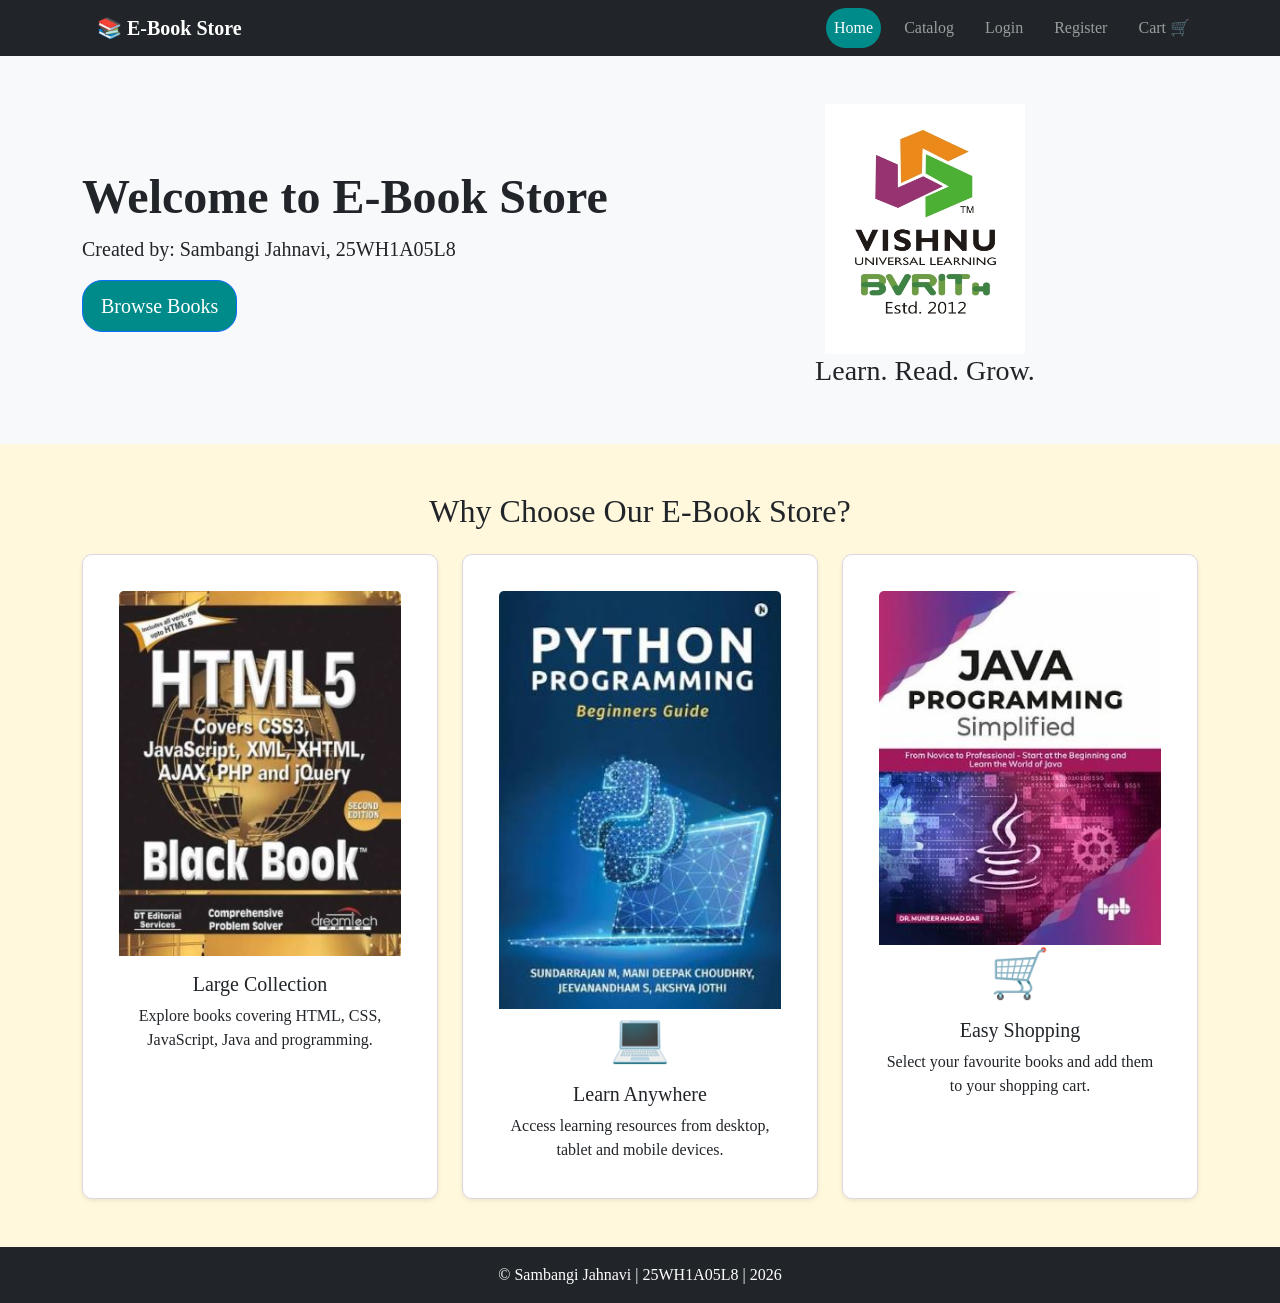
<file: index.html>
<!DOCTYPE html>

<html lang="en">
<head>
    <meta charset="UTF-8">
    <meta name="viewport" content="width=device-width, initial-scale=1.0">

<title>E-Book Management System</title>

<!-- Bootstrap CSS -->
<link href="https://cdn.jsdelivr.net/npm/bootstrap@5.3.8/dist/css/bootstrap.min.css" rel="stylesheet">
<link rel="stylesheet" href="css/style.css">


</head>

<body>

<!-- NAV BAR -->

<nav class="navbar navbar-expand-lg navbar-dark bg-dark">


<div class="container">

    <a class="navbar-brand fw-bold" href="index.html">
        📚 E-Book Store
    </a>

    <button class="navbar-toggler"
            type="button"
            data-bs-toggle="collapse"
            data-bs-target="#navbarNav">

        <span class="navbar-toggler-icon"></span>

    </button>

    <div class="collapse navbar-collapse" id="navbarNav">

        <ul class="navbar-nav ms-auto">

            <li class="nav-item">
                <a class="nav-link active" href="index.html">
                    Home
                </a>
            </li>

            <li class="nav-item">
                <a class="nav-link" href="catalog.html">
                    Catalog
                </a>
            </li>

            <li class="nav-item">
                <a class="nav-link" href="login.html">
                    Login
                </a>
            </li>

            <li class="nav-item">
                <a class="nav-link" href="register.html">
                    Register
                </a>
            </li>

            <li class="nav-item">
                <a class="nav-link" href="cart.html">
                    Cart 🛒
                </a>
            </li>

        </ul>

    </div>

</div>


</nav>

<!-- HERO SECTION -->

<section class="bg-light py-5">


<div class="container">

    <div class="row align-items-center">

        <div class="col-12 col-md-6">

            <h1 class="display-5 fw-bold">
                Welcome to E-Book Store
            </h1>

            <p class="lead">
                Created by: Sambangi Jahnavi, 25WH1A05L8
            </p>

            <a href="catalog.html"
               class="btn btn-primary btn-lg">
                Browse Books
            </a>

        </div>

        <div class="col-12 col-md-6 text-center mt-4 mt-md-0">

            <div class="display-1">
                <img src="images/hero.png" height="250px" width="200px">
            </div>

            <h3>
                Learn. Read. Grow.
            </h3>

        </div>

    </div>

</div>


</section>

<!-- FEATURES  -->

<section class="py-5">


<div class="container">

    <h2 class="text-center mb-4">
        Why Choose Our E-Book Store?
    </h2>

    <div class="row g-4">

        <div class="col-12 col-md-4">

            <div class="card h-100 text-center shadow-sm">

                <div class="card-body">

                    <div class="display-5 mb-3">
                        <img src="images/html.JPG" class="card-img-top" alt="HTML and CSS Book">
                    </div>

                    <h5 class="card-title">
                        Large Collection
                    </h5>

                    <p class="card-text">
                        Explore books covering HTML, CSS,
                        JavaScript, Java and programming.
                    </p>

                </div>

            </div>

        </div>


        <div class="col-12 col-md-4">

            <div class="card h-100 text-center shadow-sm">

                <div class="card-body">

                    <div class="display-5 mb-3">
                        <img src="images/python.JPG" class="card-img-top" alt="HTML and CSS Book">
                        💻
                    </div>

                    <h5 class="card-title">
                        Learn Anywhere
                    </h5>

                    <p class="card-text">
                        Access learning resources from
                        desktop, tablet and mobile devices.
                    </p>

                </div>

            </div>

        </div>


        <div class="col-12 col-md-4">

            <div class="card h-100 text-center shadow-sm">

                <div class="card-body">

                    <div class="display-5 mb-3">
                        <img src="images/java.JPG" class="card-img-top" alt="HTML and CSS Book">
                        🛒
                    </div>

                    <h5 class="card-title">
                        Easy Shopping
                    </h5>

                    <p class="card-text">
                        Select your favourite books and
                        add them to your shopping cart.
                    </p>

                </div>

            </div>

        </div>

    </div>

</div>


</section>

<!-- ================= FOOTER ================= -->

<footer class="bg-dark text-white text-center p-3">


<p class="mb-0">
    © Sambangi Jahnavi | 25WH1A05L8 | 2026
</p>


</footer>

<!-- Bootstrap JavaScript -->

<script src="https://cdn.jsdelivr.net/npm/bootstrap@5.3.8/dist/js/bootstrap.bundle.min.js">
</script>

</body>
</html>
</file>
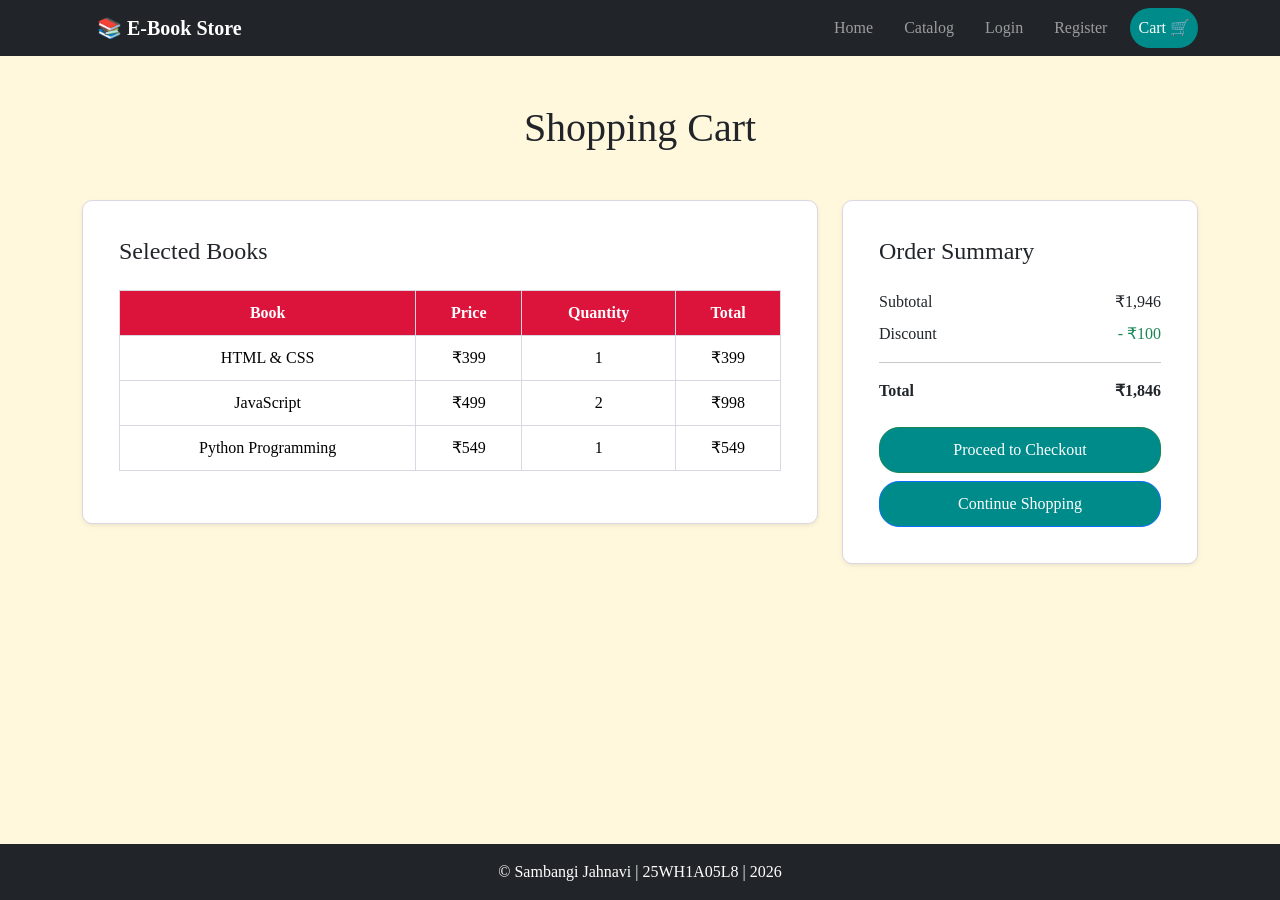
<file: cart.html>
<!DOCTYPE html>

<html lang="en">

<head>


<meta charset="UTF-8">

<meta name="viewport"
      content="width=device-width, initial-scale=1.0">

<title>Shopping Cart - E-Book Store</title>

<!-- Bootstrap CSS -->

<link href="https://cdn.jsdelivr.net/npm/bootstrap@5.3.8/dist/css/bootstrap.min.css"
      rel="stylesheet">
<link rel="stylesheet" href="css/style.css">


</head>

<body>

<!-- ================= NAVBAR ================= -->

<nav class="navbar navbar-expand-lg navbar-dark bg-dark">


<div class="container">

    <a class="navbar-brand fw-bold"
       href="index.html">

        📚 E-Book Store

    </a>


    <button class="navbar-toggler"
            type="button"
            data-bs-toggle="collapse"
            data-bs-target="#navbarNav">

        <span class="navbar-toggler-icon"></span>

    </button>


    <div class="collapse navbar-collapse"
         id="navbarNav">

        <ul class="navbar-nav ms-auto">

            <li class="nav-item">

                <a class="nav-link"
                   href="index.html">

                    Home

                </a>

            </li>


            <li class="nav-item">

                <a class="nav-link"
                   href="catalog.html">

                    Catalog

                </a>

            </li>


            <li class="nav-item">

                <a class="nav-link"
                   href="login.html">

                    Login

                </a>

            </li>


            <li class="nav-item">

                <a class="nav-link"
                   href="register.html">

                    Register

                </a>

            </li>


            <li class="nav-item">

                <a class="nav-link active"
                   href="cart.html">

                    Cart 🛒

                </a>

            </li>

        </ul>

    </div>

</div>


</nav>

<!-- ================= CART ================= -->

<div class="container my-5">


<h1 class="text-center mb-5">
    Shopping Cart
</h1>


<div class="row g-4">


    <!-- ================= CART TABLE ================= -->

    <div class="col-12 col-lg-8">

        <div class="card shadow-sm">

            <div class="card-body">

                <h4 class="mb-4">
                    Selected Books
                </h4>


                <div class="table-responsive">

                    <table class="table table-bordered
                                  table-hover align-middle">

                        <thead class="table-dark">

                            <tr>

                                <th>
                                    Book
                                </th>

                                <th>
                                    Price
                                </th>

                                <th>
                                    Quantity
                                </th>

                                <th>
                                    Total
                                </th>

                            </tr>

                        </thead>


                        <tbody>

                            <tr>

                                <td>
                                    HTML & CSS
                                </td>

                                <td>
                                    ₹399
                                </td>

                                <td>
                                    1
                                </td>

                                <td>
                                    ₹399
                                </td>

                            </tr>


                            <tr>

                                <td>
                                    JavaScript
                                </td>

                                <td>
                                    ₹499
                                </td>

                                <td>
                                    2
                                </td>

                                <td>
                                    ₹998
                                </td>

                            </tr>


                            <tr>

                                <td>
                                    Python Programming
                                </td>

                                <td>
                                    ₹549
                                </td>

                                <td>
                                    1
                                </td>

                                <td>
                                    ₹549
                                </td>

                            </tr>

                        </tbody>

                    </table>

                </div>

            </div>

        </div>

    </div>


    <!-- ================= ORDER SUMMARY ================= -->

    <div class="col-12 col-lg-4">

        <div class="card shadow-sm">

            <div class="card-body">

                <h4 class="card-title mb-4">
                    Order Summary
                </h4>


                <div class="d-flex justify-content-between mb-2">

                    <span>
                        Subtotal
                    </span>

                    <span>
                        ₹1,946
                    </span>

                </div>


                <div class="d-flex justify-content-between mb-2">

                    <span>
                        Discount
                    </span>

                    <span class="text-success">
                        - ₹100
                    </span>

                </div>


                <hr>


                <div class="d-flex justify-content-between">

                    <strong>
                        Total
                    </strong>

                    <strong>
                        ₹1,846
                    </strong>

                </div>


                <button class="btn btn-success w-100 mt-4">

                    Proceed to Checkout

                </button>


                <a href="catalog.html"
                   class="btn btn-outline-primary w-100 mt-2">

                    Continue Shopping

                </a>

            </div>

        </div>

    </div>

</div>


</div>

<!-- ================= FOOTER ================= -->

<footer class="bg-dark text-white text-center p-3">


<p class="mb-0">

    © Sambangi Jahnavi | 25WH1A05L8 | 2026

</p>


</footer>

<!-- Bootstrap JavaScript -->

<script src="https://cdn.jsdelivr.net/npm/bootstrap@5.3.8/dist/js/bootstrap.bundle.min.js">
</script>

</body>

</html>
</file>
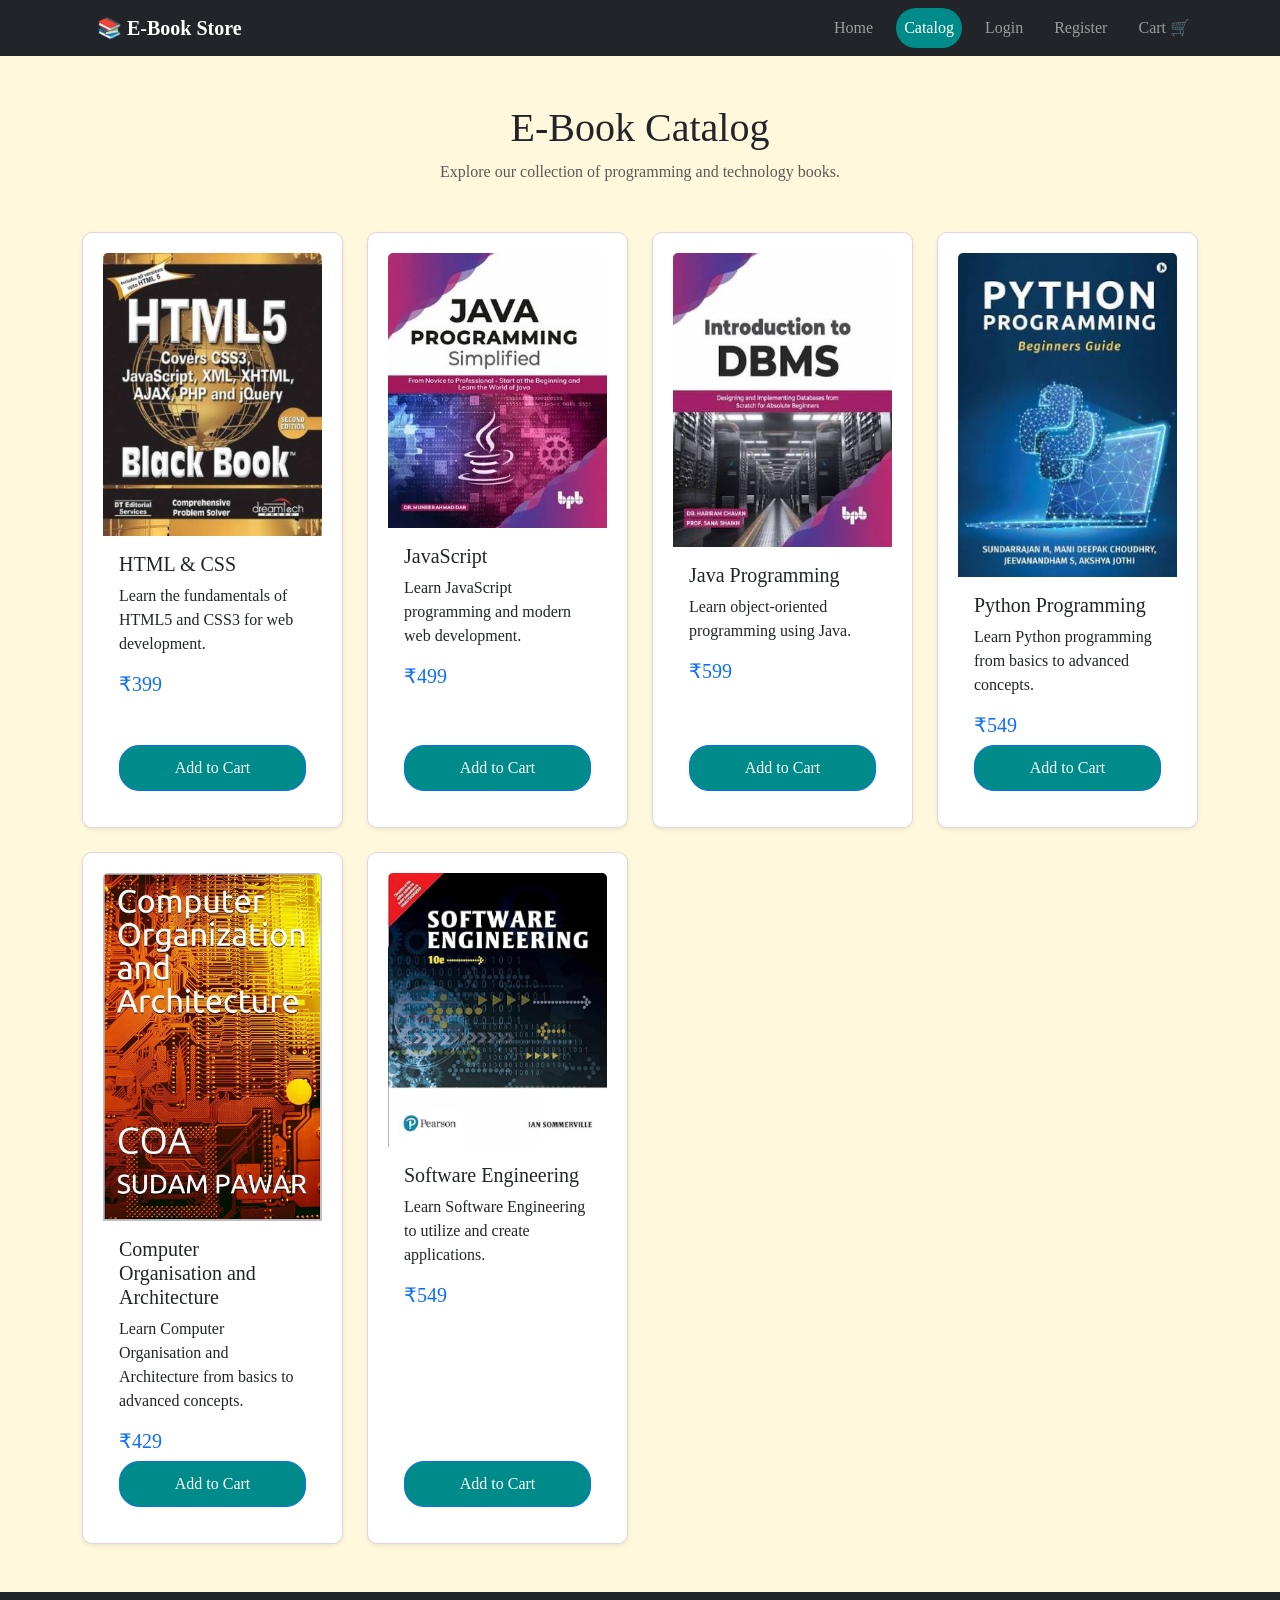
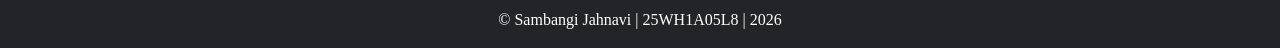
<file: catalog.html>
<!DOCTYPE html>

<html lang="en">

<head>


<meta charset="UTF-8">

<meta name="viewport"
      content="width=device-width, initial-scale=1.0">

<title>Catalog - E-Book Store</title>

<!-- Bootstrap CSS -->

<link href="https://cdn.jsdelivr.net/npm/bootstrap@5.3.8/dist/css/bootstrap.min.css"
      rel="stylesheet">
<link rel="stylesheet" href="css/style.css">

</head>

<body>

<!-- ================= NAVBAR ================= -->

<nav class="navbar navbar-expand-lg navbar-dark bg-dark">


<div class="container">

    <a class="navbar-brand fw-bold"
       href="index.html">

        📚 E-Book Store

    </a>


    <button class="navbar-toggler"
            type="button"
            data-bs-toggle="collapse"
            data-bs-target="#navbarNav">

        <span class="navbar-toggler-icon"></span>

    </button>


    <div class="collapse navbar-collapse"
         id="navbarNav">

        <ul class="navbar-nav ms-auto">

            <li class="nav-item">

                <a class="nav-link"
                   href="index.html">

                    Home

                </a>

            </li>


            <li class="nav-item">

                <a class="nav-link active"
                   href="catalog.html">

                    Catalog

                </a>

            </li>


            <li class="nav-item">

                <a class="nav-link"
                   href="login.html">

                    Login

                </a>

            </li>


            <li class="nav-item">

                <a class="nav-link"
                   href="register.html">

                    Register

                </a>

            </li>


            <li class="nav-item">

                <a class="nav-link"
                   href="cart.html">

                    Cart 🛒

                </a>

            </li>

        </ul>

    </div>

</div>


</nav>

<!-- ================= CATALOG ================= -->

<div class="container my-5">

<h1 class="text-center mb-2">
    E-Book Catalog
</h1>


<p class="text-center text-muted mb-5">

    Explore our collection of programming and
    technology books.

</p>


<!-- ================= BOOK GRID ================= -->

<div class="row g-4">


    <!-- BOOK 1 -->

    <div class="col-12 col-sm-6 col-lg-4 col-xl-3">

        <div class="card h-100 shadow-sm">

            <img src="images/html.JPG"
                 class="card-img-top"
                 alt="HTML and CSS Book">

            <div class="card-body d-flex flex-column">

                <h5 class="card-title">
                    HTML & CSS
                </h5>

                <p class="card-text">

                    Learn the fundamentals of
                    HTML5 and CSS3 for web development.

                </p>

                <h5 class="text-primary">
                    ₹399
                </h5>

                <button class="btn btn-primary mt-auto">

                    Add to Cart

                </button>

            </div>

        </div>

    </div>


    <!-- BOOK 2 -->

    <div class="col-12 col-sm-6 col-lg-4 col-xl-3">

        <div class="card h-100 shadow-sm">

            <img src="images/java.JPG"
                 class="card-img-top"
                 alt="JavaScript Book">

            <div class="card-body d-flex flex-column">

                <h5 class="card-title">
                    JavaScript
                </h5>

                <p class="card-text">

                    Learn JavaScript programming
                    and modern web development.

                </p>

                <h5 class="text-primary">
                    ₹499
                </h5>

                <button class="btn btn-primary mt-auto">

                    Add to Cart

                </button>

            </div>

        </div>

    </div>


    <!-- BOOK 3 -->

    <div class="col-12 col-sm-6 col-lg-4 col-xl-3">

        <div class="card h-100 shadow-sm">

            <img src="images/dbms.JPG"
                 class="card-img-top"
                 alt="Java Programming Book">

            <div class="card-body d-flex flex-column">

                <h5 class="card-title">
                    Java Programming
                </h5>

                <p class="card-text">

                    Learn object-oriented programming
                    using Java.

                </p>

                <h5 class="text-primary">
                    ₹599
                </h5>

                <button class="btn btn-primary mt-auto">

                    Add to Cart

                </button>

            </div>

        </div>

    </div>


    <!-- BOOK 4 -->

    <div class="col-12 col-sm-6 col-lg-4 col-xl-3">

        <div class="card h-100 shadow-sm">

            <img src="images/python.JPG"
                 class="card-img-top"
                 alt="Python Programming Book">

            <div class="card-body d-flex flex-column">

                <h5 class="card-title">
                    Python Programming
                </h5>

                <p class="card-text">

                    Learn Python programming
                    from basics to advanced concepts.

                </p>

                <h5 class="text-primary">
                    ₹549
                </h5>

                <button class="btn btn-primary mt-auto">

                    Add to Cart

                </button>

            </div>

        </div>

    </div>

    <!--Book 5-->
     <div class="col-12 col-sm-6 col-lg-4 col-xl-3">

        <div class="card h-100 shadow-sm">

            <img src="images/coa.jpg"
                 class="card-img-top"
                 alt="coa Book">

            <div class="card-body d-flex flex-column">

                <h5 class="card-title">
                    Computer Organisation and Architecture
                </h5>

                <p class="card-text">

                    Learn Computer Organisation and Architecture
                    from basics to advanced concepts.

                </p>

                <h5 class="text-primary">
                    ₹429
                </h5>

                <button class="btn btn-primary mt-auto">

                    Add to Cart

                </button>

            </div>

        </div>

    </div>

    <!--Book 6-->
     <div class="col-12 col-sm-6 col-lg-4 col-xl-3">

        <div class="card h-100 shadow-sm">

            <img src="images/se.jpg"
                 class="card-img-top"
                 alt="SE Book">

            <div class="card-body d-flex flex-column">

                <h5 class="card-title">
                    Software Engineering
                </h5>

                <p class="card-text">

                    Learn Software Engineering to utilize and create applications.

                </p>

                <h5 class="text-primary">
                    ₹549
                </h5>

                <button class="btn btn-primary mt-auto">

                    Add to Cart

                </button>

            </div>

        </div>

    </div>


</div>


</div>

<!-- ================= FOOTER ================= -->

<footer class="bg-dark text-white text-center p-3">


<p class="mb-0">

    © Sambangi Jahnavi | 25WH1A05L8 | 2026

</p>


</footer>

<!-- Bootstrap JavaScript -->

<script src="https://cdn.jsdelivr.net/npm/bootstrap@5.3.8/dist/js/bootstrap.bundle.min.js">
</script>

</body>

</html>
</file>
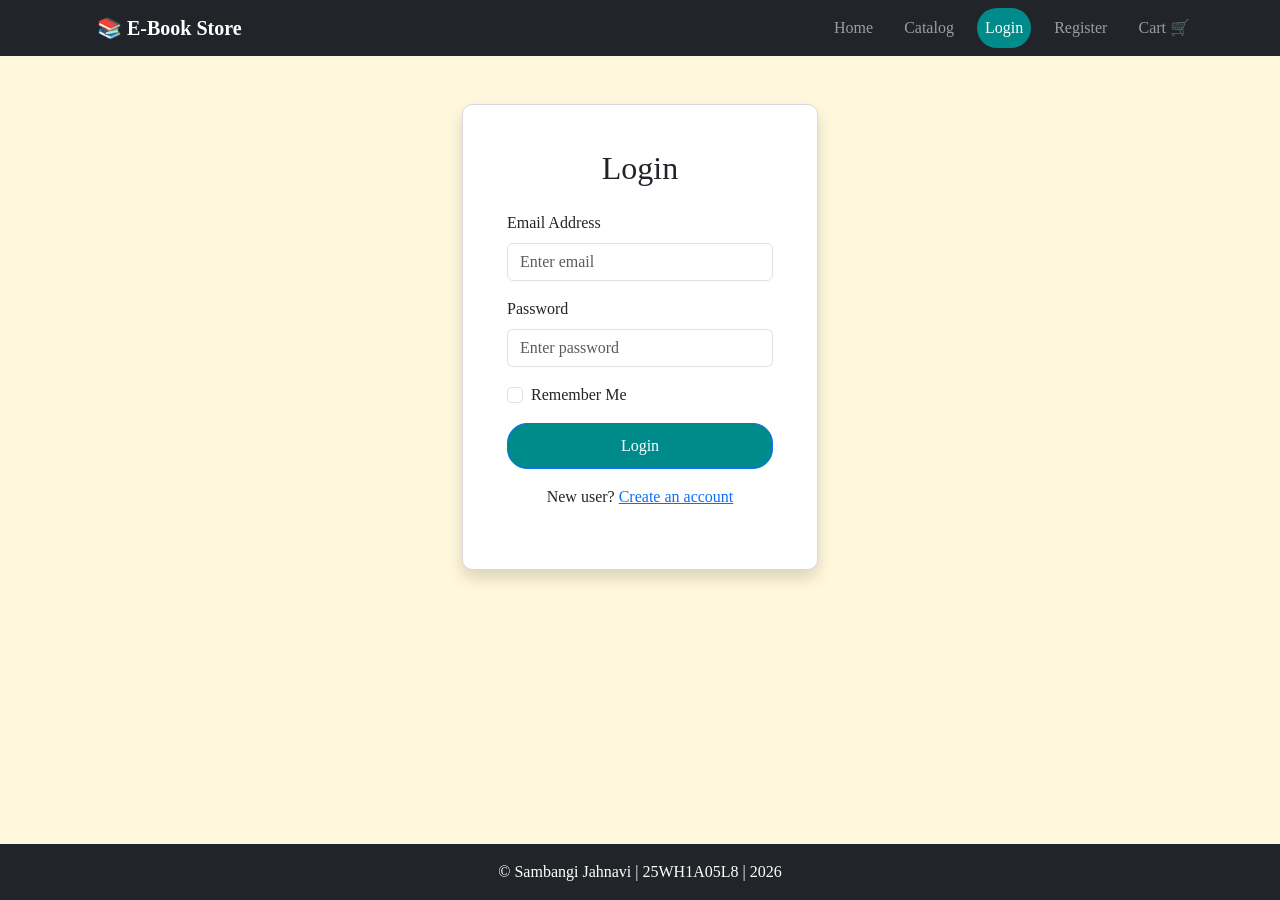
<file: login.html>
<!DOCTYPE html>

<html lang="en">
<head>


<meta charset="UTF-8">

<meta name="viewport"
      content="width=device-width, initial-scale=1.0">

<title>Login - E-Book Store</title>

<!-- Bootstrap CSS -->
<link href="https://cdn.jsdelivr.net/npm/bootstrap@5.3.8/dist/css/bootstrap.min.css"
      rel="stylesheet">
<link rel="stylesheet" href="css/style.css">


</head>

<body>

<!-- ================= NAVBAR ================= -->

<nav class="navbar navbar-expand-lg navbar-dark bg-dark">


<div class="container">

    <a class="navbar-brand fw-bold"
       href="index.html">

        📚 E-Book Store

    </a>


    <button class="navbar-toggler"
            type="button"
            data-bs-toggle="collapse"
            data-bs-target="#navbarNav">

        <span class="navbar-toggler-icon"></span>

    </button>


    <div class="collapse navbar-collapse"
         id="navbarNav">

        <ul class="navbar-nav ms-auto">

            <li class="nav-item">
                <a class="nav-link"
                   href="index.html">
                    Home
                </a>
            </li>

            <li class="nav-item">
                <a class="nav-link"
                   href="catalog.html">
                    Catalog
                </a>
            </li>

            <li class="nav-item">
                <a class="nav-link active"
                   href="login.html">
                    Login
                </a>
            </li>

            <li class="nav-item">
                <a class="nav-link"
                   href="register.html">
                    Register
                </a>
            </li>

            <li class="nav-item">
                <a class="nav-link"
                   href="cart.html">
                    Cart 🛒
                </a>
            </li>

        </ul>

    </div>

</div>


</nav>

<!-- ================= LOGIN FORM ================= -->

<div class="container my-5">


<div class="row justify-content-center">

    <div class="col-12 col-sm-10 col-md-6 col-lg-4">

        <div class="card shadow">

            <div class="card-body p-4">

                <h2 class="text-center mb-4">
                    Login
                </h2>


                <form>

                    <div class="mb-3">

                        <label for="email"
                               class="form-label">

                            Email Address

                        </label>

                        <input type="email"
                               id="email"
                               class="form-control"
                               placeholder="Enter email"
                               required>

                    </div>


                    <div class="mb-3">

                        <label for="password"
                               class="form-label">

                            Password

                        </label>

                        <input type="password"
                               id="password"
                               class="form-control"
                               placeholder="Enter password"
                               required>

                    </div>


                    <div class="form-check mb-3">

                        <input class="form-check-input"
                               type="checkbox"
                               id="remember">

                        <label class="form-check-label"
                               for="remember">

                            Remember Me

                        </label>

                    </div>


                    <button type="submit"
                            class="btn btn-primary w-100">

                        Login

                    </button>

                </form>


                <p class="text-center mt-3">

                    New user?

                    <a href="register.html">
                        Create an account
                    </a>

                </p>

            </div>

        </div>

    </div>

</div>


</div>

<!-- ================= FOOTER ================= -->

<footer class="bg-dark text-white text-center p-3">


<p class="mb-0">
    © Sambangi Jahnavi | 25WH1A05L8 | 2026
</p>


</footer>

<!-- Bootstrap JavaScript -->

<script src="https://cdn.jsdelivr.net/npm/bootstrap@5.3.8/dist/js/bootstrap.bundle.min.js">
</script>

</body>
</html>
</file>
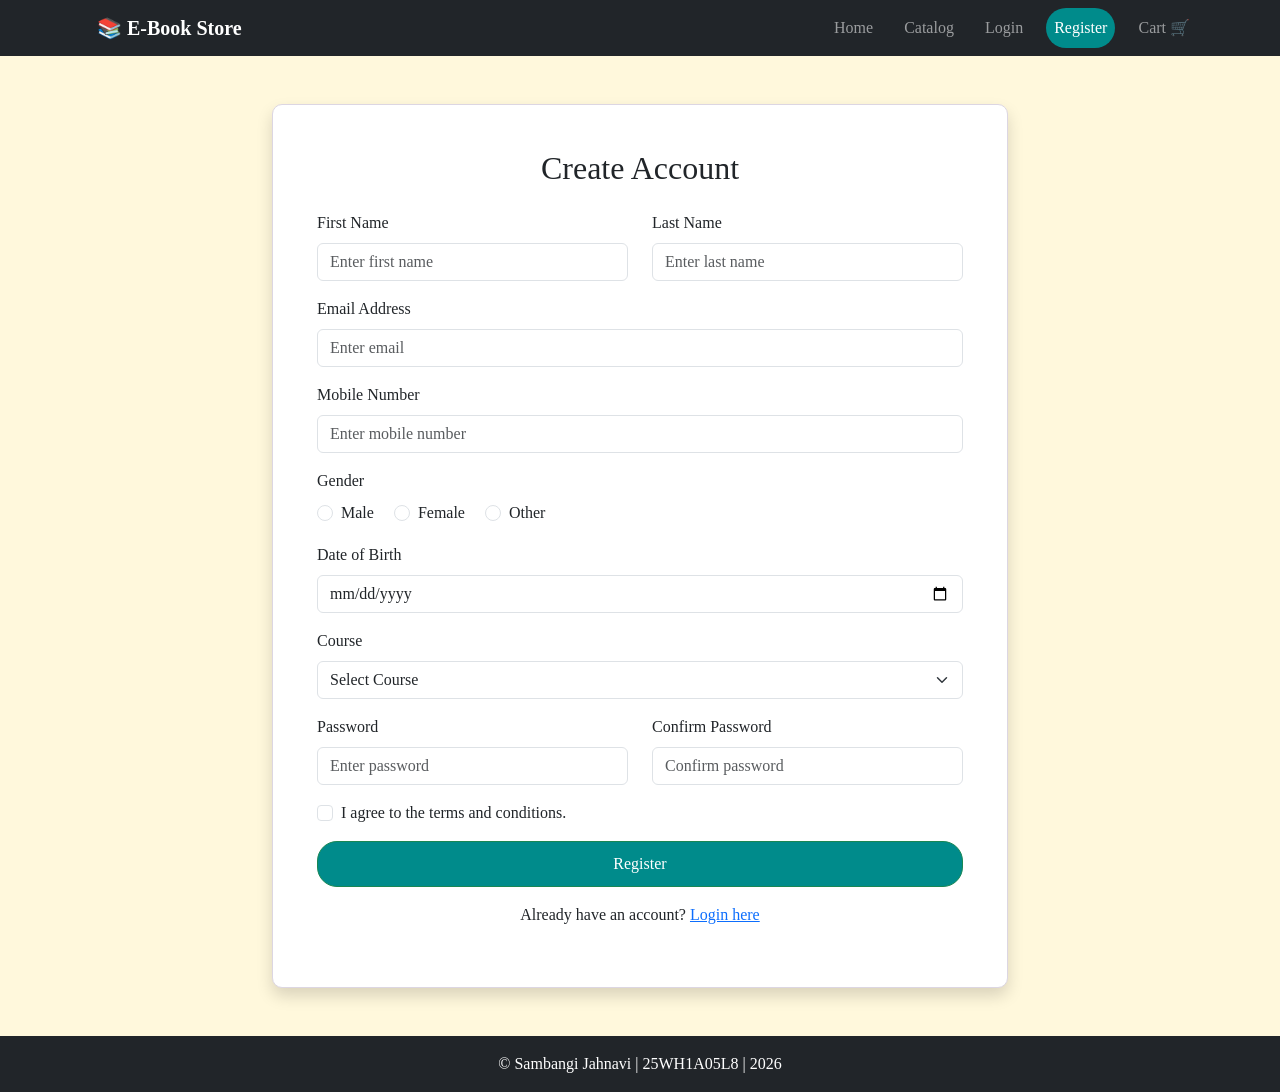
<file: register.html>
<!DOCTYPE html>

<html lang="en">

<head>


<meta charset="UTF-8">

<meta name="viewport"
      content="width=device-width, initial-scale=1.0">

<title>Registration - E-Book Store</title>

<!-- Bootstrap CSS -->

<link href="https://cdn.jsdelivr.net/npm/bootstrap@5.3.8/dist/css/bootstrap.min.css"
      rel="stylesheet">
<link rel="stylesheet" href="css/style.css">


</head>

<body>

<!-- ================= NAVBAR ================= -->

<nav class="navbar navbar-expand-lg navbar-dark bg-dark">


<div class="container">

    <a class="navbar-brand fw-bold"
       href="index.html">

        📚 E-Book Store

    </a>


    <button class="navbar-toggler"
            type="button"
            data-bs-toggle="collapse"
            data-bs-target="#navbarNav">

        <span class="navbar-toggler-icon"></span>

    </button>


    <div class="collapse navbar-collapse"
         id="navbarNav">

        <ul class="navbar-nav ms-auto">

            <li class="nav-item">
                <a class="nav-link"
                   href="index.html">
                    Home
                </a>
            </li>

            <li class="nav-item">
                <a class="nav-link"
                   href="catalog.html">
                    Catalog
                </a>
            </li>

            <li class="nav-item">
                <a class="nav-link"
                   href="login.html">
                    Login
                </a>
            </li>

            <li class="nav-item">
                <a class="nav-link active"
                   href="register.html">
                    Register
                </a>
            </li>

            <li class="nav-item">
                <a class="nav-link"
                   href="cart.html">
                    Cart 🛒
                </a>
            </li>

        </ul>

    </div>

</div>


</nav>

<!-- ================= REGISTRATION ================= -->

<div class="container my-5">


<div class="row justify-content-center">

    <div class="col-12 col-md-10 col-lg-8">

        <div class="card shadow">

            <div class="card-body p-4">

                <h2 class="text-center mb-4">
                    Create Account
                </h2>


                <form>


                    <!-- Name -->

                    <div class="row">

                        <div class="col-12 col-md-6 mb-3">

                            <label for="firstName"
                                   class="form-label">

                                First Name

                            </label>

                            <input type="text"
                                   id="firstName"
                                   class="form-control"
                                   placeholder="Enter first name"
                                   required>

                        </div>


                        <div class="col-12 col-md-6 mb-3">

                            <label for="lastName"
                                   class="form-label">

                                Last Name

                            </label>

                            <input type="text"
                                   id="lastName"
                                   class="form-control"
                                   placeholder="Enter last name"
                                   required>

                        </div>

                    </div>


                    <!-- Email -->

                    <div class="mb-3">

                        <label for="email"
                               class="form-label">

                            Email Address

                        </label>

                        <input type="email"
                               id="email"
                               class="form-control"
                               placeholder="Enter email"
                               required>

                    </div>


                    <!-- Mobile -->

                    <div class="mb-3">

                        <label for="mobile"
                               class="form-label">

                            Mobile Number

                        </label>

                        <input type="tel"
                               id="mobile"
                               class="form-control"
                               placeholder="Enter mobile number"
                               required>

                    </div>


                    <!-- Gender -->

                    <div class="mb-3">

                        <label class="form-label">
                            Gender
                        </label>

                        <div>

                            <div class="form-check form-check-inline">

                                <input class="form-check-input"
                                       type="radio"
                                       name="gender"
                                       id="male"
                                       value="male">

                                <label class="form-check-label"
                                       for="male">

                                    Male

                                </label>

                            </div>


                            <div class="form-check form-check-inline">

                                <input class="form-check-input"
                                       type="radio"
                                       name="gender"
                                       id="female"
                                       value="female">

                                <label class="form-check-label"
                                       for="female">

                                    Female

                                </label>

                            </div>


                            <div class="form-check form-check-inline">

                                <input class="form-check-input"
                                       type="radio"
                                       name="gender"
                                       id="other"
                                       value="other">

                                <label class="form-check-label"
                                       for="other">

                                    Other

                                </label>

                            </div>

                        </div>

                    </div>


                    <!-- Date of Birth -->

                    <div class="mb-3">

                        <label for="dob"
                               class="form-label">

                            Date of Birth

                        </label>

                        <input type="date"
                               id="dob"
                               class="form-control">

                    </div>


                    <!-- Course -->

                    <div class="mb-3">

                        <label for="course"
                               class="form-label">

                            Course

                        </label>

                        <select id="course"
                                class="form-select">

                            <option selected>
                                Select Course
                            </option>

                            <option>
                                B.Tech
                            </option>

                            <option>
                                M.Tech
                            </option>

                            <option>
                                B.Sc
                            </option>

                            <option>
                                MBA
                            </option>

                        </select>

                    </div>


                    <!-- Password -->

                    <div class="row">

                        <div class="col-12 col-md-6 mb-3">

                            <label for="password"
                                   class="form-label">

                                Password

                            </label>

                            <input type="password"
                                   id="password"
                                   class="form-control"
                                   placeholder="Enter password"
                                   required>

                        </div>


                        <div class="col-12 col-md-6 mb-3">

                            <label for="confirmPassword"
                                   class="form-label">

                                Confirm Password

                            </label>

                            <input type="password"
                                   id="confirmPassword"
                                   class="form-control"
                                   placeholder="Confirm password"
                                   required>

                        </div>

                    </div>


                    <!-- Terms -->

                    <div class="form-check mb-3">

                        <input class="form-check-input"
                               type="checkbox"
                               id="terms"
                               required>

                        <label class="form-check-label"
                               for="terms">

                            I agree to the terms and conditions.

                        </label>

                    </div>


                    <!-- Submit -->

                    <button type="submit"
                            class="btn btn-success w-100">

                        Register

                    </button>


                </form>


                <p class="text-center mt-3">

                    Already have an account?

                    <a href="login.html">
                        Login here
                    </a>

                </p>

            </div>

        </div>

    </div>

</div>


</div>

<!-- ================= FOOTER ================= -->

<footer class="bg-dark text-white text-center p-3">


<p class="mb-0">
    © Sambangi Jahnavi | 25WH1A05L8 | 2026
</p>


</footer>

<!-- Bootstrap JavaScript -->

<script src="https://cdn.jsdelivr.net/npm/bootstrap@5.3.8/dist/js/bootstrap.bundle.min.js">
</script>

</body>

</html>
</file>
<file: css/style.css>
.book-container {
    display: flex;
    
}

.book {
    width: 100px;
   
}

*{margin:0;padding:0;box-sizing:border-box;font-family:'Times New Roman', Times, serif}
html,body{
    min-height:100vh
}
body{
    background-color: cornsilk;
    display:flex;
    flex-direction:column }
header{
    display:flex;
    justify-content:space-between;
    align-items:center;
    background-color: rebeccapurple;
    color:#fff;
    padding:15px 40px }
.logo{display:flex;align-items:center;gap:10px}
.logo .c{width:50px;height:50px;border-radius:50%;background-color: aliceblue; color:#3b1e54;display:flex;align-items:center;justify-content:center;font-size:28px}
nav ul{display:flex;list-style:none;gap:15px}
nav a{text-decoration:none;color:#fff;padding:8px 15px;border-radius:20px}
.active,nav a:hover{background-color: darkcyan ;color:#fff}
.hero{display:flex;justify-content:space-between;align-items:center;padding:40px;gap:20px}
.hero img{width:420px;height:auto;max-width:100%;border-radius:12px;object-fit:cover;display:block}
.btn{background-color: darkcyan ;color:#fff;padding:10px 18px;border-radius:20px;text-decoration:none;display:inline-block}
.features,.books{display:grid;grid-template-columns:repeat(auto-fit,minmax(220px,1fr));gap:20px;padding:30px}
.card{background:#fff;padding:20px;border-radius:10px;box-shadow:0 4px 12px rgba(59,30,84,0.06);border:1px solid #dcd6e2}
.center{display:flex;justify-content:center;align-items:center;padding:40px;flex:1}
.form{background:#fff;padding:25px;border-radius:10px;width:420px;display:flex;flex-direction:column;gap:12px;box-shadow:0 4px 12px rgba(59,30,84,0.06);border:1px solid #dcd6e2}
.form input,.form textarea,.form select{padding:10px;border:1px solid #c4bbf0;border-radius:5px}
.form button{padding:10px;background-color: darkcyan ;color:#fff;border:none;border-radius:5px;cursor:pointer}
.table{padding:30px;flex:1}
.table table{width:100%;border-collapse:collapse;background:#fff}
.table th{background-color: crimson ;color:#fff}
.table th,.table td{border:1px solid #dcd6e2;padding:10px;text-align:center}
footer{text-align:center;background:#3b1e54;color:#fff;padding:15px;margin-top:auto}
</file>
